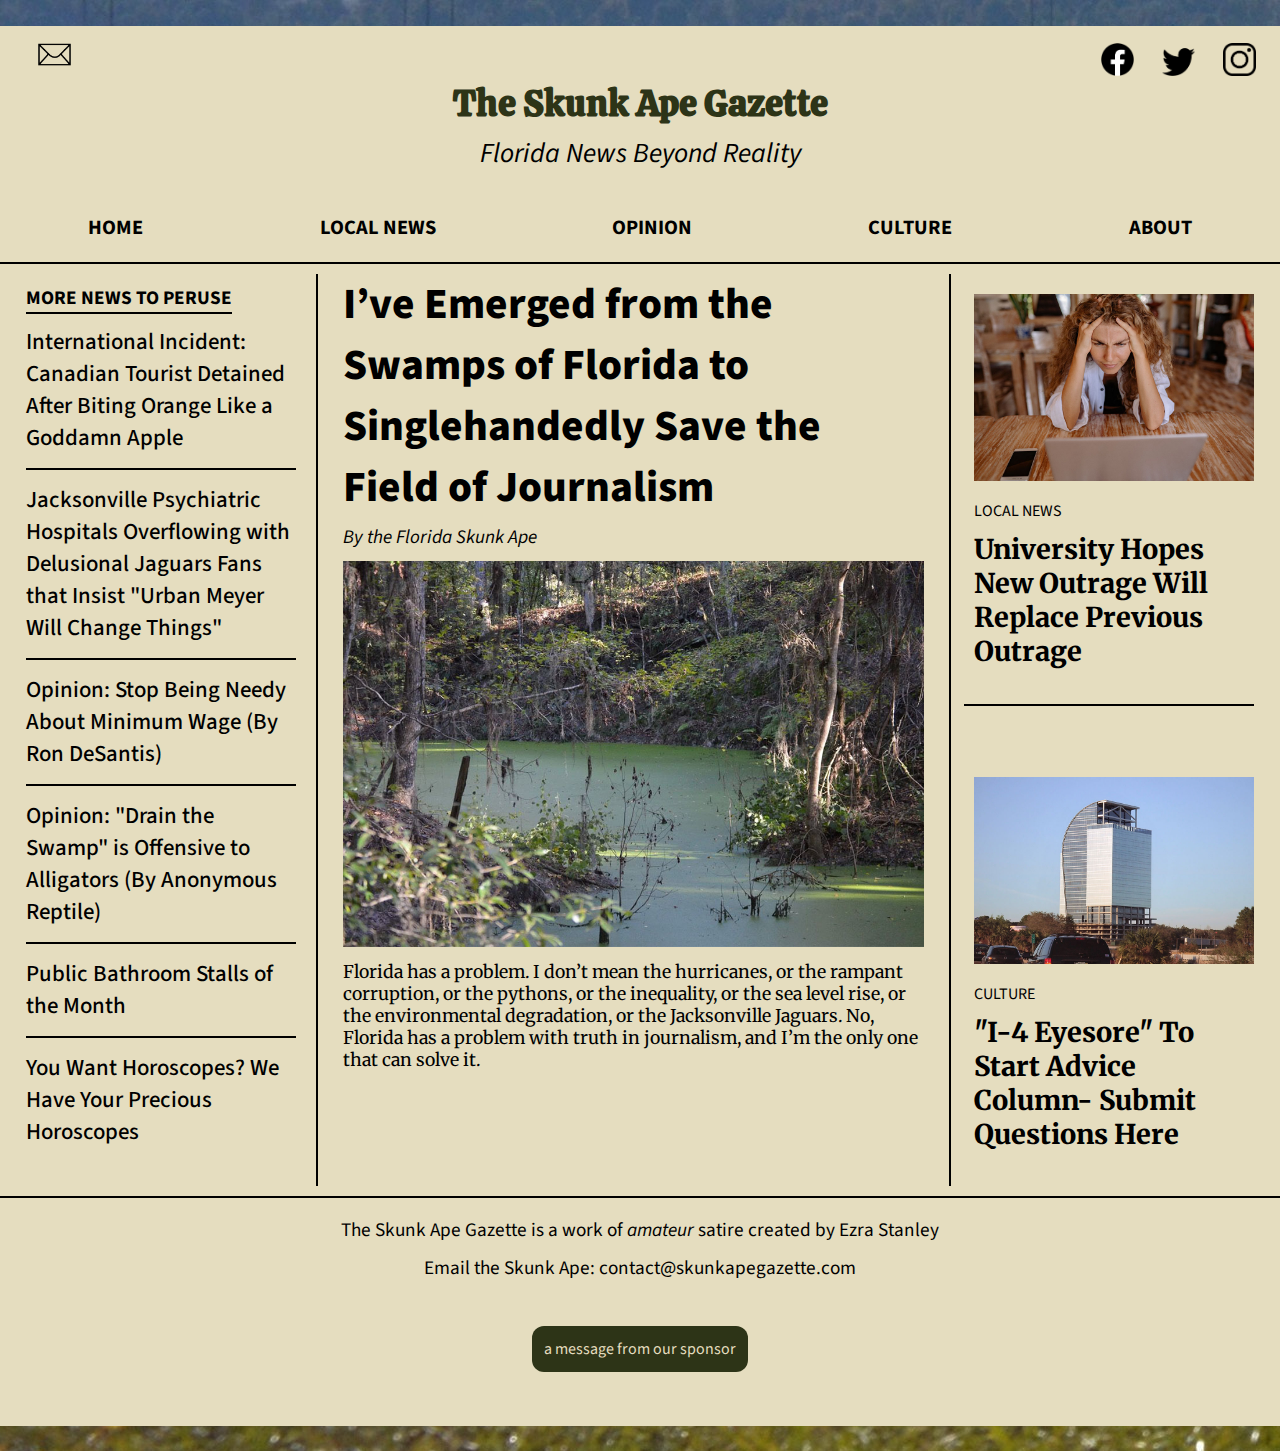
<file: index.html>
<!DOCTYPE html>
<html lang="en">

	<head>

		<meta charset="utf-8">

		<title>The Skunk Ape Gazette | Home</title>

		<link rel="stylesheet" href="style.css" />

		<meta name="viewport" content="width=device-width, initial-scale=1">

		<link rel="preconnect" href="https://fonts.gstatic.com">
		<link href="https://fonts.googleapis.com/css2?family=Calistoga&family=Merriweather:ital,wght@0,300;0,400;0,700;0,900;1,300;1,400;1,700;1,900&family=Source+Sans+Pro:ital,wght@0,200;0,300;0,400;0,600;0,700;0,900;1,200;1,300;1,400;1,600;1,700;1,900&display=swap" rel="stylesheet">

		<!--[if lt IE 9]>
			<script src="js/html5shiv-printshiv.min.js"></script>
		<![endif]-->

		<script src="https://ajax.googleapis.com/ajax/libs/jquery/3.5.1/jquery.min.js"></script>
	</head>

	<body>
		<div class="vertical_align">
		<main class="flexbox">
			<header>

				<button class="hamburger">&#9776;</button>
				<button class="cross">&#735;</button>

				<a href="#"><img class="envelop" src="images/envelope-09.png" alt="Envelope that can be clicked to email us" title="contact us"></a>

				<ul class="desktop-sm">
					<li><a href="#"><img src="images/facebook_logo.png" alt="Facebook logo" title="Facebook logo"></a></li>
					<li><a href="#"><img src="images/twitter_logo.png" alt="Twitter logo" title="Twitter logo"></a></li>
					<li><a href="#"><img src="images/instagran_logo.png" alt="Instagram logo" title="Instagram logo"></a></li>
				</ul>

				<h1>The Skunk Ape Gazette</h1>

				<h2>Florida News Beyond Reality</h2>

				<nav class="menu">
					<ul>
						<li><a href="index.html">HOME</a></li>
						<li><a href="localnews.html">LOCAL NEWS</a></li>
						<li><a href="opinion.html">OPINION</a></li>
						<li><a href="culture.html">CULTURE</a></li>
						<li><a href="#">ABOUT</a></li>
					</ul>
				</nav>

				<nav>
					<ul class="desktop-menu">
						<li><a href="index.html">HOME</a></li>
						<li><a href="localnews.html">LOCAL NEWS</a></li>
						<li><a href="opinion.html">OPINION</a></li>
						<li><a href="culture.html">CULTURE</a></li>
						<li><a href="#">ABOUT</a></li>
					</ul>
				</nav>

				<hr>
			</header>

				<article class="home_main_story">

					<h3><a href="#">I’ve Emerged from the Swamps of Florida to Singlehandedly Save the Field of Journalism</a></h3>

					<p class="article_author">By the Florida Skunk Ape</p>

					<a href="#"><img src="images/swamp.jpg" alt="a Florida swamp" title="a Florida swamp"></a>

					<p class="article_description">Florida has a problem. I don’t mean the hurricanes, or the rampant corruption, or the pythons, or the inequality, or the sea level rise, or the environmental degradation, or the Jacksonville Jaguars. No, Florida has a problem with truth in journalism, and I’m the only one that can solve it.</p>

					<hr class="article_divider article_divider_2">

				</article>

				<h5 class="home_flex_600">MORE NEWS TO PERUSE</h5>

				<aside class="home_aside">

					<div class="article_preview">

						<figure>

							<a href="#"><img class="laptop_woman" src="images/bad_thing.jpg" alt="upset woman looking at laptop" title="upset woman looking at laptop"></a>

							<figcaption>LOCAL NEWS</figcaption>

						</figure>

						<h4><a href="#">University Hopes New Outrage Will Replace Previous Outrage</a></h4>

					</div>

					<hr class="article_divider">

					<div class="article_preview article_preview_2">

						<figure>

							<a href="#"><img class="eyesore" src="images/i-4-eyesore.jpg" alt="famously incomplete building in Orlando" title="famously incomplete building in Orlando"></a>

							<figcaption>CULTURE</figcaption>

						</figure>

						<h4><a href="#">"I-4 Eyesore" To Start Advice Column- Submit Questions Here</a></h4>

						<hr class="article_divider article_divider_2">

					</div>
				</aside>

				<section class="home_section">

					<h5>MORE NEWS TO PERUSE</h5>

					<ul>
						<li class="other_news">MORE NEWS TO PERUSE</li>
						<li><a href="#">International Incident: Canadian Tourist Detained After Biting Orange Like a Goddamn Apple</a></li>
						<li><a href="#">Jacksonville Psychiatric Hospitals Overflowing with Delusional Jaguars Fans that Insist "Urban Meyer Will Change Things"</a></li>
						<li><a href="#">Opinion: Stop Being Needy About Minimum Wage (By Ron DeSantis)</a></li>
						<li><a href="#">Opinion: "Drain the Swamp" is Offensive to Alligators (By Anonymous Reptile)</a></li>
						<li><a href="#">Public Bathroom Stalls of the Month</a></li>
						<li class="final_li"><a href="#">You Want Horoscopes? We Have Your Precious Horoscopes</a></li>
					</ul>
				</section>

		<footer>

			<hr>

			<ul>
				<li><a href="#"><img src="images/facebook_logo.png" alt="Facebook logo" title="Facebook logo"></a></li>
				<li><a href="#"><img src="images/twitter_logo.png" alt="Twitter logo" title="Twitter logo"></a></li>
				<li><a href="#"><img src="images/instagran_logo.png" alt="Instagram logo" title="Instagram logo"></a></li>
			</ul>

			<p>The Skunk Ape Gazette is a work of <span class="amateur">amateur</span> satire created by Ezra Stanley</p>

			<p>Email the Skunk Ape: <a href="mailto:contact@skunkapegazette.com">contact@skunkapegazette.com</a></p>

			<div class="sponsor">

				<a href="images/florida_man.png" class="button lightbox" aria-haspopup="dialog" title="1-800-Florida-Man">a message from our sponsor</a>

			</div>

		</footer>


		</main>

	</div>

	<script src="js/hamburger.js"></script>
	<script src="js/topbox.js"></script>
	<script src="js/main.js"></script>
	</body>
</html>
</file>
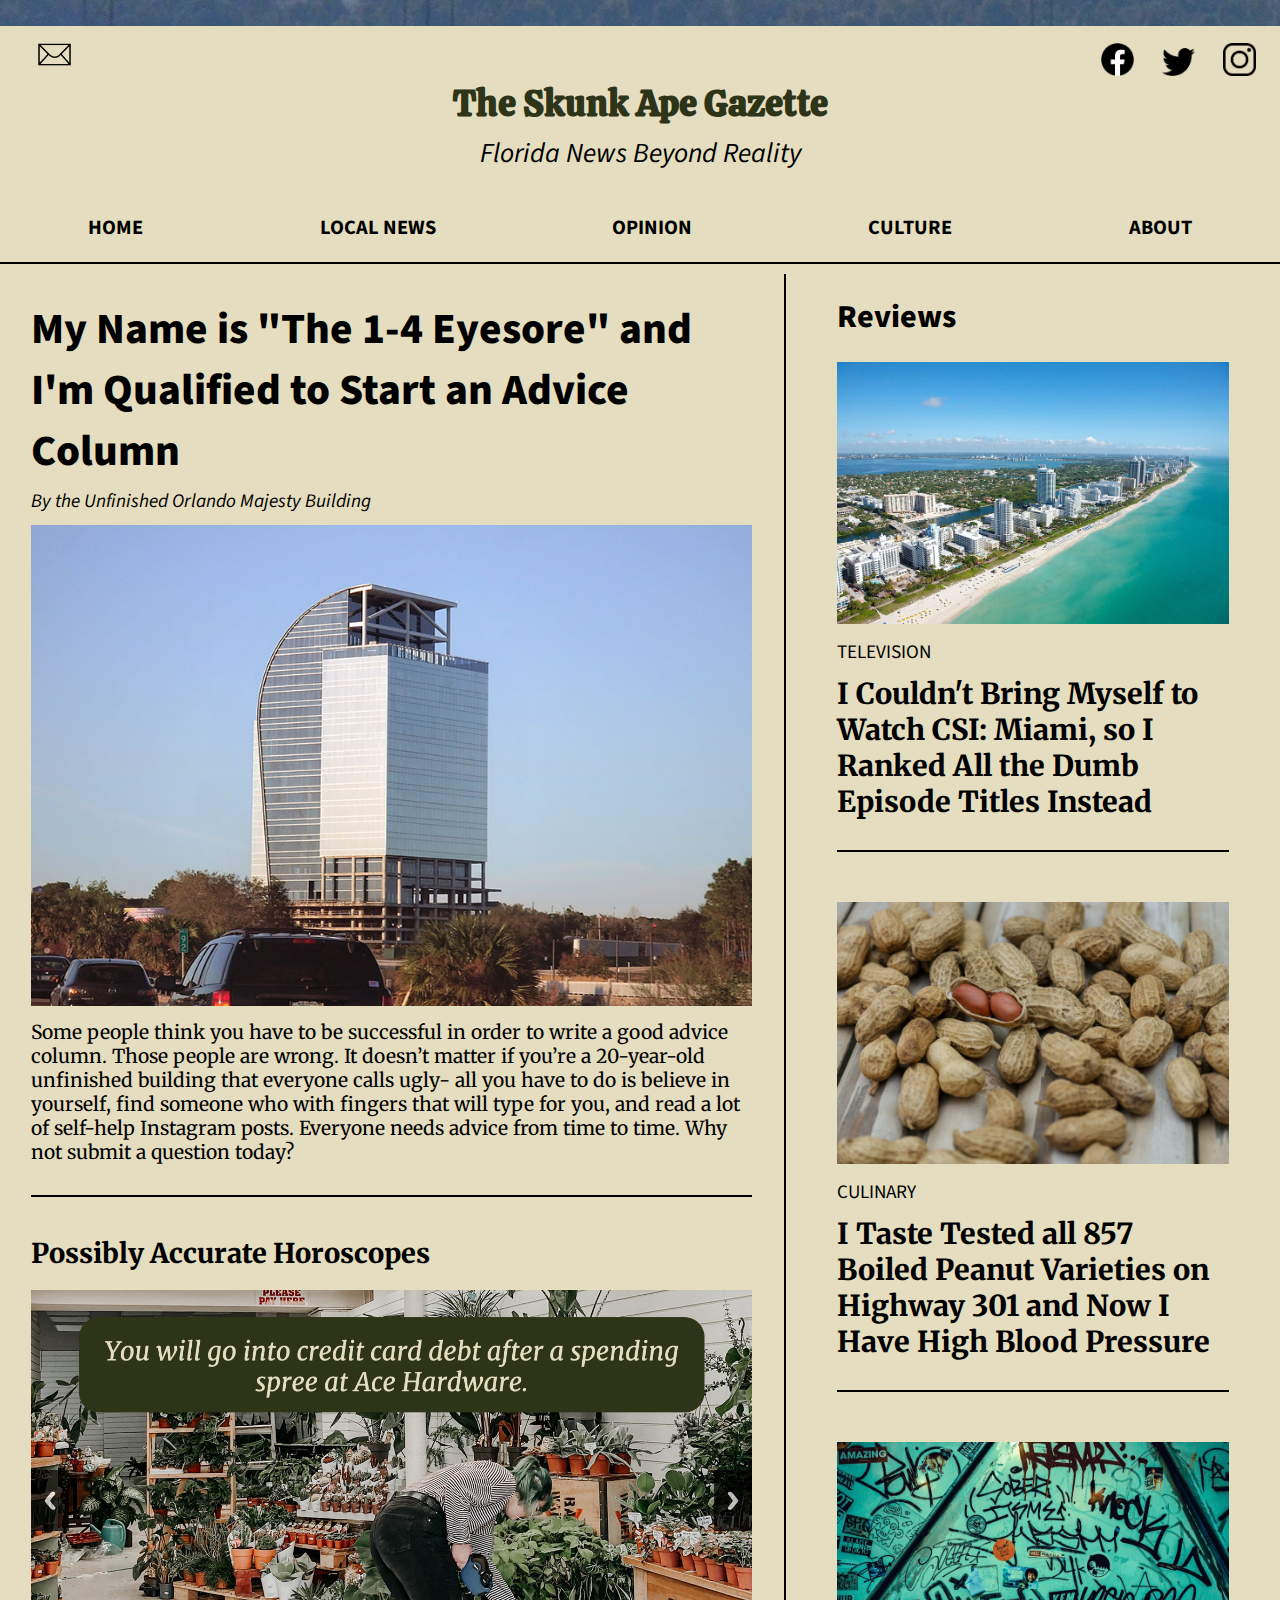
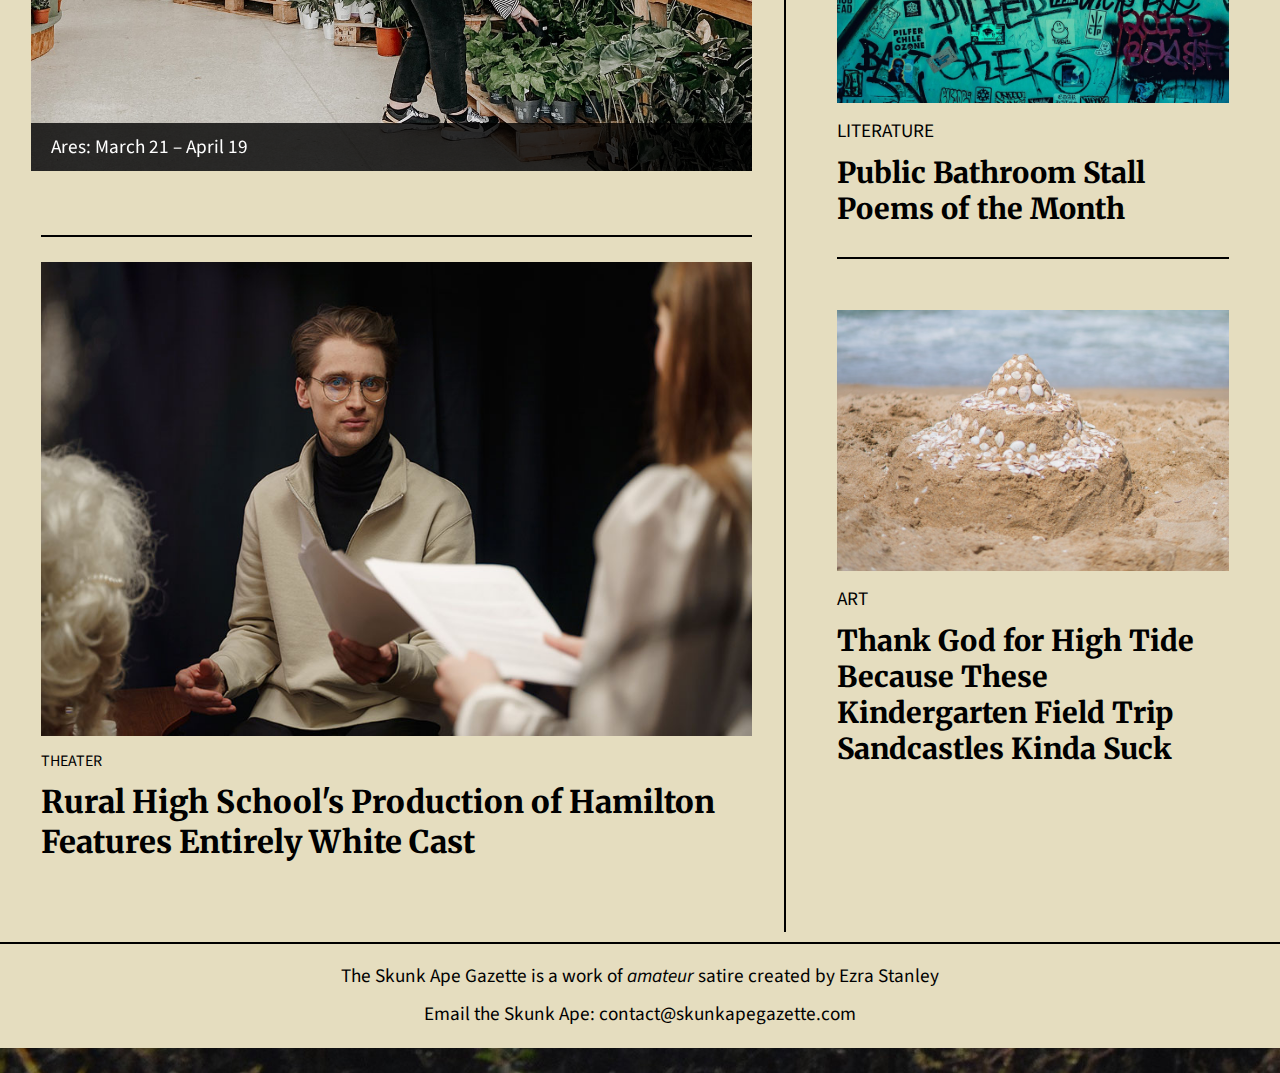
<file: culture.html>
<!DOCTYPE html>
<html lang="en">

	<head>

		<meta charset="utf-8">

		<title>The Skunk Ape Gazette | Culture</title>

		<link rel="stylesheet" href="style.css" />

		<meta name="viewport" content="width=device-width, initial-scale=1">

		<link rel="preconnect" href="https://fonts.gstatic.com">
		<link href="https://fonts.googleapis.com/css2?family=Calistoga&family=Merriweather:ital,wght@0,300;0,400;0,700;0,900;1,300;1,400;1,700;1,900&family=Source+Sans+Pro:ital,wght@0,200;0,300;0,400;0,600;0,700;0,900;1,200;1,300;1,400;1,600;1,700;1,900&display=swap" rel="stylesheet">

		<!--[if lt IE 9]>
			<script src="js/html5shiv-printshiv.min.js"></script>
		<![endif]-->

		<script src="https://ajax.googleapis.com/ajax/libs/jquery/3.5.1/jquery.min.js"></script>
	</head>

	<body>
		<div class="vertical_align">
			<main class="culture_flexbox">
			<header class="culture_header">

				<button class="hamburger">&#9776;</button>
				<button class="cross">&#735;</button>

				<a href="#"><img class="envelop" src="images/envelope-09.png" alt="Envelope that can be clicked to email us" title="contact us"></a>

				<ul class="desktop-sm">
					<li><a href="#"><img src="images/facebook_logo.png" alt="Facebook logo" title="Facebook logo"></a></li>
					<li><a href="#"><img src="images/twitter_logo.png" alt="Twitter logo" title="Twitter logo"></a></li>
					<li><a href="#"><img src="images/instagran_logo.png" alt="Instagram logo" title="Instagram logo"></a></li>
				</ul>

				<h1>The Skunk Ape Gazette</h1>

				<h2>Florida News Beyond Reality</h2>

				<nav class="menu">
					<ul>
						<li><a href="index.html">HOME</a></li>
						<li><a href="localnews.html">LOCAL NEWS</a></li>
						<li><a href="opinion.html">OPINION</a></li>
						<li><a href="culture.html">CULTURE</a></li>
						<li><a href="#">ABOUT</a></li>
					</ul>
				</nav>

				<nav>
					<ul class="desktop-menu">
						<li><a href="index.html">HOME</a></li>
						<li><a href="localnews.html">LOCAL NEWS</a></li>
						<li><a href="opinion.html">OPINION</a></li>
						<li><a href="culture.html">CULTURE</a></li>
						<li><a href="#">ABOUT</a></li>
					</ul>
				</nav>

				<hr>
			</header>

			<div class="culture_container">

				<article class="culture_main_story">

					<h3><a href="#">My Name is "The 1-4 Eyesore" and I'm Qualified to Start an Advice Column</a></h3>

					<p class="article_author">By the Unfinished Orlando Majesty Building</p>

					<a href="#"><img src="images/i-4-eyesore.jpg" alt="an unfinished skyscraper on Interstate 4 in Orlando" title="ugly building"></a>

					<p class="article_description">Some people think you have to be successful in order to write a good advice column. Those people are wrong. It doesn’t matter if you’re a 20-year-old unfinished building that everyone calls ugly- all you have to do is believe in yourself, find someone who with fingers that will type for you, and read a lot of self-help Instagram posts. Everyone needs advice from time to time. Why not submit a question today?</p>

					<hr class="article_divider article_divider_2">

				</article>

				<section class="culture_section">

					<div class="callbacks_container">
						<h3>Possibly Accurate Horoscopes</h3>

			      <ul class="rslides" id="slider4">
			        <li>
			          <img src="images/hs1.png" alt="woman at a hardware store with caption You will go into credit card debt after a spending spree at Ace Hardware.">
			          <p class="caption">Ares: March 21 – April 19</p>
			        </li>
							<li>
							 <img src="images/hs2.png" alt="man holding up wish with the caption You will post a photo on Tinder of you holding up a fish. It won’t work.">
							 <p class="caption">Taurus: April 20 – May 20</p>
						 </li>
						 <li>
							<img src="images/hs3.png" alt="turtle on a log with the caption You will see a turtle on a log and wonder if she has a better life than you. She does.">
							<p class="caption">Gemini: May 21 – June 20</p>
						</li>
						<li>
							<img src="images/hs4.png" alt="cup of Dippin Dots ice cream with the caption You will go to the zoo just to buy Dippin’ Dots, “The Ice Cream of the Future.” (not sponsored)">
							<p class="caption">Cancer: June 21 – July 22</p>
						</li>
						<li>
							<img src="images/hs5.png" alt="picture of a mockingbird with the caption You will be attacked by a mockingbird, but this is a regular occurrence for you.">
							<p class="caption">Leo: July 23 – August 22</p>
						</li>
						<li>
							<img src="images/hs6.png" alt="picture of a picnic basket with the caption You will plan a picnic date, it will be too hot, the sun will hurt your eyes, and your date will leave.">
							<p class="caption">Virgo: August 23 – September 22</p>
						</li>
						<li>
							<img src="images/hs7.png" alt="pic of shrimp with caption You’ll buy some roadside “fresh shrimp,” but you’re in downtown Orlando, so... good luck.">
							<p class="caption">Libra: September 23 – October 22</p>
						</li>
						<li>
							<img src="images/hs8.png" alt="pic of polluted river with caption A politician will yell at you for saying that dumping pesticides in the river is bad.">
							<p class="caption">Scorpio: October 23 – November 21</p>
						</li>
						<li>
							<img src="images/hs9.png" alt="pic of Disney castle with caption You will wait 95 minutes to ride Space Mountain and then it will shut down for six hours.">
							<p class="caption">Sagittarius: November 22 – December 21</p>
						</li>
						<li>
							<img src="images/hs10.png" alt="pic of mimosa drink with caption You will drink a mimosa at 8 am and another one at 8:15 and another one at 8:30 and so on.">
							<p class="caption">Capricorn: December 22 – January 19</p>
						</li>
						<li>
							<img src="images/hs11.png" alt="pic of couple embracing with caption You will sleep with an attractive “businessman” but he will steal your social security number.">
							<p class="caption">Aquarius: January 20 – February 18</p>
						</li>
						<li>
							<img src="images/hs12.png" alt="pic of businessman giving thumbs up with caption You will steal someone’s social security number.">
							<p class="caption">Pisces: February 19 – March 20</p>
						</li>
			      </ul>
			    </div>

					<div class="article_preview theater">

						<hr class="article_divider">

						<figure>

							<a href="#"><img class="theater" src="images/theater.jpg" alt="a white actor, who is playing Hamilton, looking at a script" title="the student playing Hamilton"></a>

							<figcaption>THEATER</figcaption>

						</figure>

						<h4><a href="#">Rural High School's Production of Hamilton Features Entirely White Cast</a></h4>

						<hr class="article_divider article_divider_2">

					</div>

				</section>

			</div>

			<aside class="culture_aside">

				<h3>Reviews</h3>

				<div class="review_container">

					<figure>

						<a href="#"><img class="review_image" src="images/miami.jpg" alt="an overhead image of Miami, featuring a beach" title="yep, this is Miami"></a>

						<figcaption>TELEVISION</figcaption>

					</figure>

					<h4><a href="#">I Couldn't Bring Myself to Watch CSI: Miami, so I Ranked All the Dumb Episode Titles Instead</a></h4>

					<hr class="article_divider article_divider_2">

				</div>

				<div class="review_container">

					<figure>

						<a href="#"><img class="review_image" src="images/peanuts.jpg" alt="several peanuts on a table" title="delicious salty peanuts"></a>

						<figcaption>CULINARY</figcaption>

					</figure>

					<h4><a href="#">I Taste Tested all 857 Boiled Peanut Varieties on Highway 301 and Now I Have High Blood Pressure</a></h4>

					<hr class="article_divider article_divider_2">

				</div>

				<div class="review_container">

					<figure>

						<a href="#"><img class="review_image" src="images/bathroom_stall.jpg" alt="graffiti on a bathroom stall door" title="this is art"></a>

						<figcaption>LITERATURE</figcaption>

					</figure>

					<h4><a href="#">Public Bathroom Stall Poems of the Month</a></h4>

					<hr class="article_divider article_divider_2">

				</div>

				<div class="review_container">

					<figure>

						<a href="#"><img class="review_image" src="images/sandcastle.jpg" alt="small sandcastle decorated with white shells" title="this is not art"></a>

						<figcaption>ART</figcaption>

					</figure>

					<h4><a href="#">Thank God for High Tide Because These Kindergarten Field Trip Sandcastles Kinda Suck</a></h4>

					<hr class="article_divider article_divider_2 review_bottom_hr">

				</div>

			</aside>

			<footer class="culture_footer">

				<hr>

				<ul>
					<li><a href="#"><img src="images/facebook_logo.png" alt="Facebook logo" title="Facebook logo"></a></li>
					<li><a href="#"><img src="images/twitter_logo.png" alt="Twitter logo" title="Twitter logo"></a></li>
					<li><a href="#"><img src="images/instagran_logo.png" alt="Instagram logo" title="Instagram logo"></a></li>
				</ul>


				<p>The Skunk Ape Gazette is a work of <span class="amateur">amateur</span> satire created by Ezra Stanley</p>

				<p>Email the Skunk Ape: <a href="mailto:contact@skunkapegazette.com">contact@skunkapegazette.com</a></p>

			</footer>

		</main>
		</div>

	<script src="js/hamburger.js"></script>
	<script src="js/responsiveslides.min.js"></script>
	<script src="js/main.js"></script>
	</body>
</html>
</file>
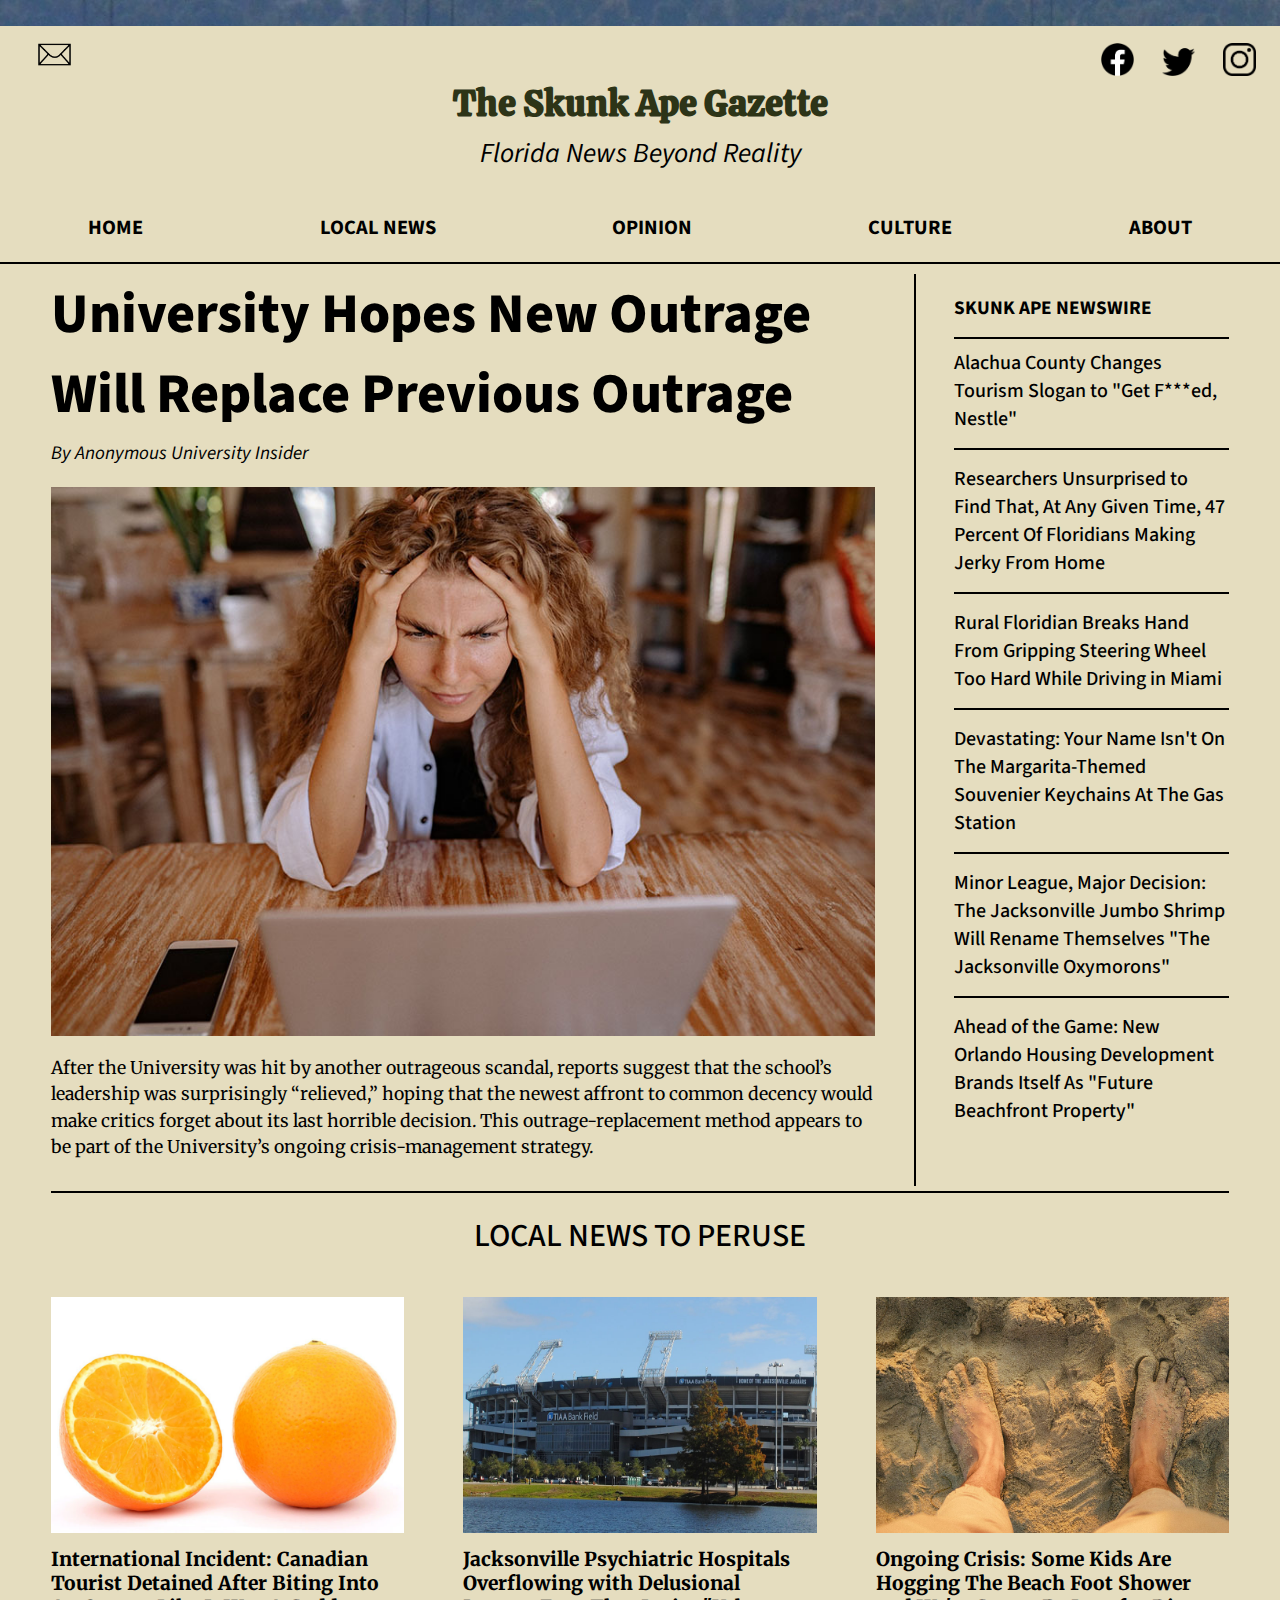
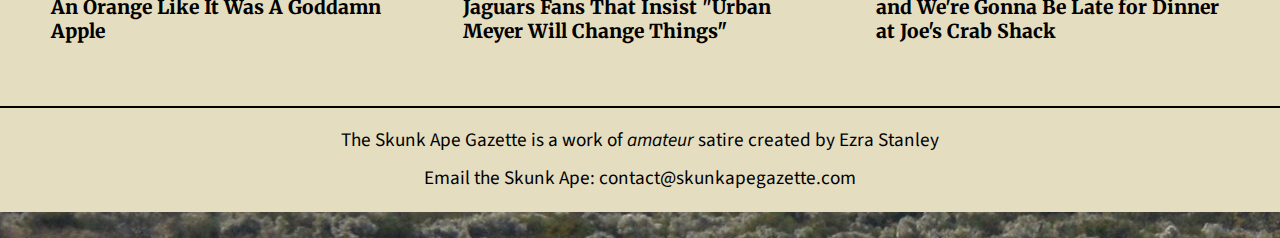
<file: localnews.html>
<!DOCTYPE html>
<html lang="en">

	<head>

		<meta charset="utf-8">

		<title>The Skunk Ape Gazette | Local News</title>

		<link rel="stylesheet" href="style.css" />

		<meta name="viewport" content="width=device-width, initial-scale=1">

		<link rel="preconnect" href="https://fonts.gstatic.com">
		<link href="https://fonts.googleapis.com/css2?family=Calistoga&family=Merriweather:ital,wght@0,300;0,400;0,700;0,900;1,300;1,400;1,700;1,900&family=Source+Sans+Pro:ital,wght@0,200;0,300;0,400;0,600;0,700;0,900;1,200;1,300;1,400;1,600;1,700;1,900&display=swap" rel="stylesheet">

		<!--[if lt IE 9]>
			<script src="js/html5shiv-printshiv.min.js"></script>
		<![endif]-->

		<script src="https://ajax.googleapis.com/ajax/libs/jquery/3.5.1/jquery.min.js"></script>
	</head>

	<body>
		<div class="vertical_align">
		<main class="local_flexbox">
			<header class="local_header">

				<button class="hamburger">&#9776;</button>
				<button class="cross">&#735;</button>

				<a href="#"><img class="envelop" src="images/envelope-09.png" alt="Envelope that can be clicked to email us" title="contact us"></a>

				<ul class="desktop-sm">
					<li><a href="#"><img src="images/facebook_logo.png" alt="Facebook logo" title="Facebook logo"></a></li>
					<li><a href="#"><img src="images/twitter_logo.png" alt="Twitter logo" title="Twitter logo"></a></li>
					<li><a href="#"><img src="images/instagran_logo.png" alt="Instagram logo" title="Instagram logo"></a></li>
				</ul>

				<h1>The Skunk Ape Gazette</h1>

				<h2>Florida News Beyond Reality</h2>

				<nav class="menu">
					<ul>
						<li><a href="index.html">HOME</a></li>
						<li><a href="localnews.html">LOCAL NEWS</a></li>
						<li><a href="opinion.html">OPINION</a></li>
						<li><a href="culture.html">CULTURE</a></li>
						<li><a href="#">ABOUT</a></li>
					</ul>
				</nav>

				<nav>
					<ul class="desktop-menu">
						<li><a href="index.html">HOME</a></li>
						<li><a href="localnews.html">LOCAL NEWS</a></li>
						<li><a href="opinion.html">OPINION</a></li>
						<li><a href="culture.html">CULTURE</a></li>
						<li><a href="#">ABOUT</a></li>
					</ul>
				</nav>

				<hr>
			</header>

			<article class="local_main_story">

				<h3><a class="local_headline" href="#">University Hopes New Outrage Will Replace Previous Outrage</a></h3>

				<p class="article_author local_article_author">By Anonymous University Insider</p>

				<a href="#"><img class="local_main_image" src="images/bad_thing.jpg" alt="upset woman looking at laptop" title="upset woman looking at laptop"></a>

				<p class="article_description local_article_description">After the University was hit by another outrageous scandal, reports suggest that the school’s leadership was surprisingly “relieved,” hoping that the newest affront to common decency would make critics forget about its last horrible decision. This outrage-replacement method appears to be part of the University’s ongoing crisis-management strategy. </p>

				<hr class="article_divider article_divider750">

			</article>

			<aside class="local_aside">

				<h5 class="more_news">LOCAL NEWS TO PERUSE</h5>

				<div class="local_aside_container">

					<div class="local_article_preview">

						<figure>

							<a href="#"><img src="images/orange.jpg" alt="an orange fruit" title="an orange fruit"></a>

						</figure>

						<h4><a href="#">International Incident: Canadian Tourist Detained After Biting Into An Orange Like It Was A Goddamn Apple</a></h4>

						<hr class="article_divider article_divider750">

					</div>

					<div class="local_article_preview">

						<figure>

							<a href="#"><img src="images/stadium.jpg" alt="football stadium of the Jacksonville Jaguars" title="football stadium of the Jacksonville Jaguars"></a>

						</figure>

						<h4><a href="#">Jacksonville Psychiatric Hospitals Overflowing with Delusional Jaguars Fans That Insist "Urban Meyer Will Change Things"</a></h4>

						<hr class="article_divider article_divider750">

					</div>

					<div class="local_article_preview">

						<figure>

							<a href="#"><img src="images/sandy_feet.jpg" alt="sandy feet at the beach" title="sandy feet at the beach"></a>

						</figure>

						<h4><a href="#">Ongoing Crisis: Some Kids Are Hogging The Beach Foot Shower and We're Gonna Be Late for Dinner at Joe's Crab Shack</a></h4>

						<hr class="article_divider article_divider_3 article_divider750">

					</div>
			</div>

			</aside>


			<section class="local_section">

				<h5 class="sa_newswire">SKUNK APE NEWSWIRE</h5>

				<ul>
					<li class="local_top_li">Alachua County Changes Tourism Slogan to "Get F***ed, Nestle"</li>
					<li>Researchers Unsurprised to Find That, At Any Given Time, 47 Percent Of Floridians Making Jerky From Home</li>
					<li>Rural Floridian Breaks Hand From Gripping Steering Wheel Too Hard While Driving in Miami</li>
					<li>Devastating: Your Name Isn't On The Margarita-Themed Souvenier Keychains At The Gas Station</li>
					<li>Minor League, Major Decision: The Jacksonville Jumbo Shrimp Will Rename Themselves "The Jacksonville Oxymorons"</li>
					<li class="final_li">Ahead of the Game: New Orlando Housing Development Brands Itself As "Future Beachfront Property"</li>
				</ul>

			</section>
			<footer class="local_footer">

				<hr>

				<ul>
					<li><a href="#"><img src="images/facebook_logo.png" alt="Facebook logo" title="Facebook logo"></a></li>
					<li><a href="#"><img src="images/twitter_logo.png" alt="Twitter logo" title="Twitter logo"></a></li>
					<li><a href="#"><img src="images/instagran_logo.png" alt="Instagram logo" title="Instagram logo"></a></li>
				</ul>

				<p>The Skunk Ape Gazette is a work of <span class="amateur">amateur</span> satire created by Ezra Stanley</p>

				<p>Email the Skunk Ape: <a href="mailto:contact@skunkapegazette.com">contact@skunkapegazette.com</a></p>

			</footer>
		</main>
	</div>

	<script src="js/hamburger.js"></script>
	</body>
</html>
</file>
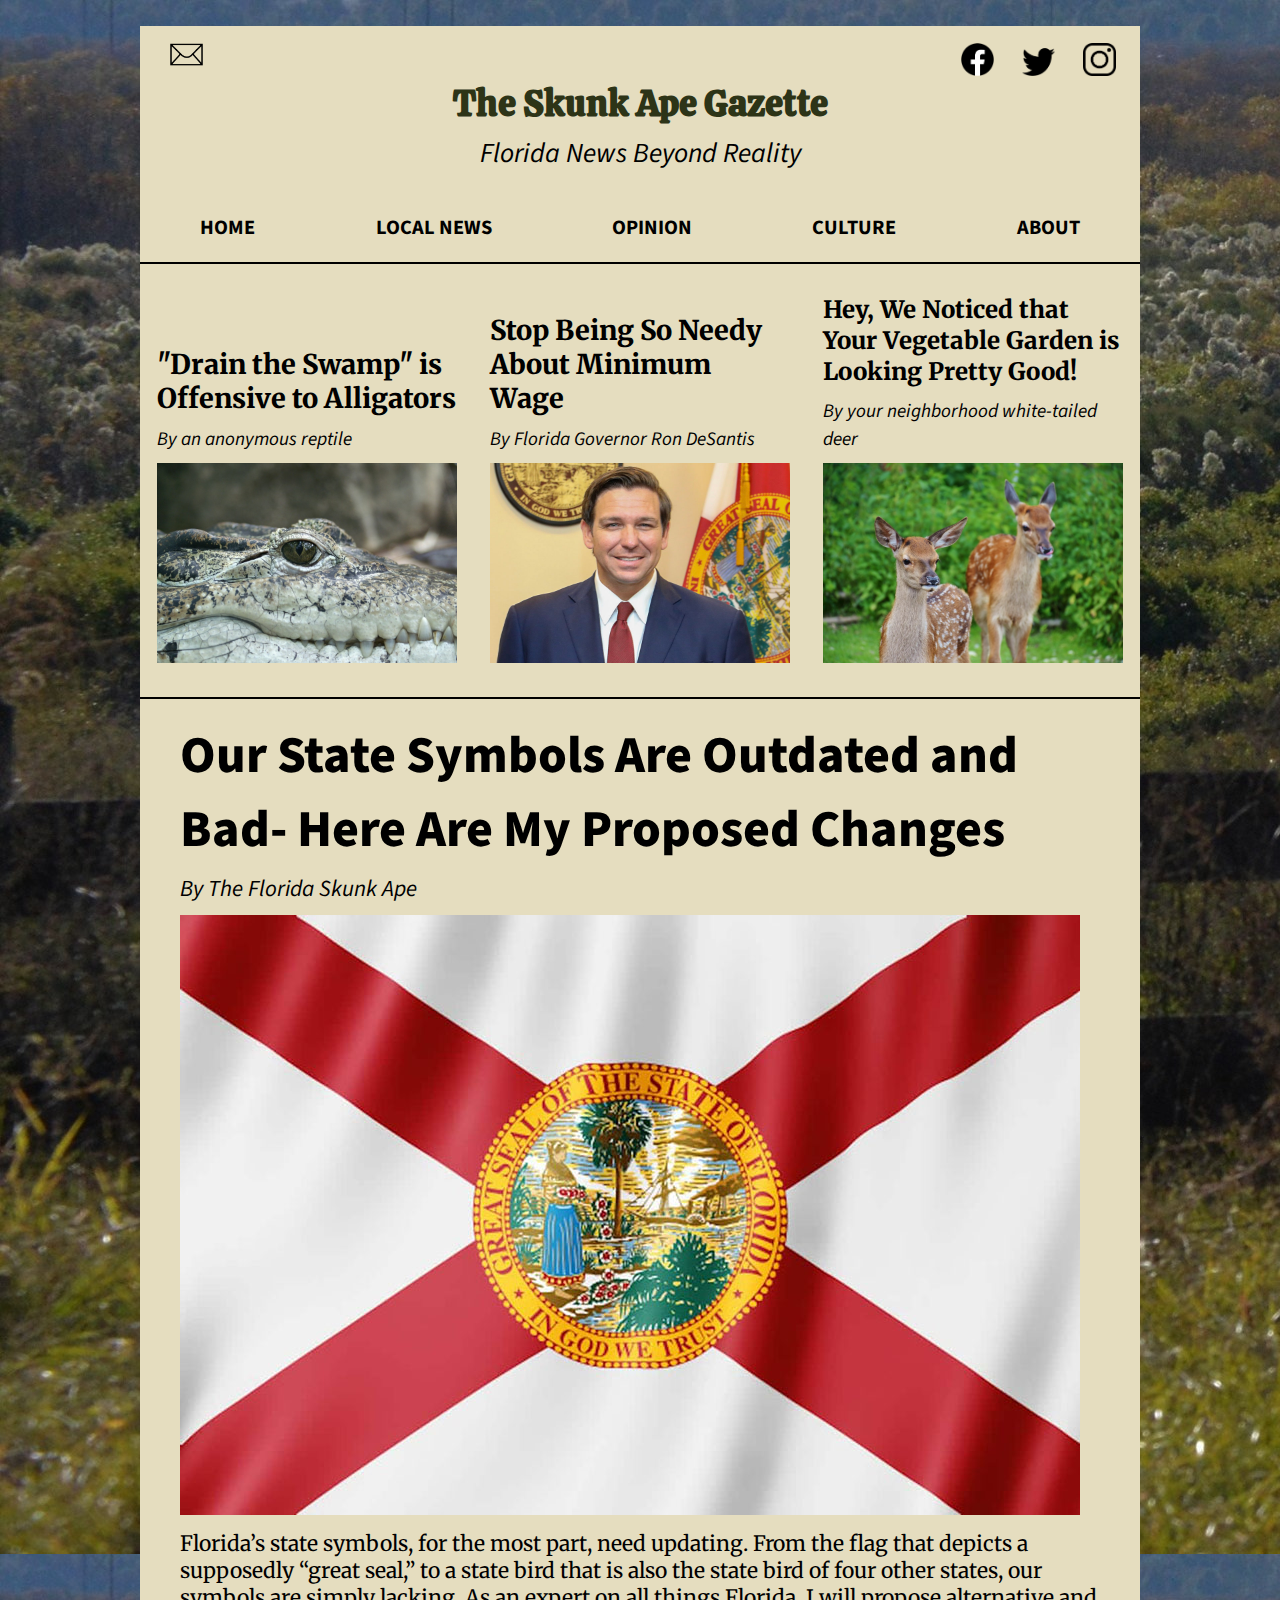
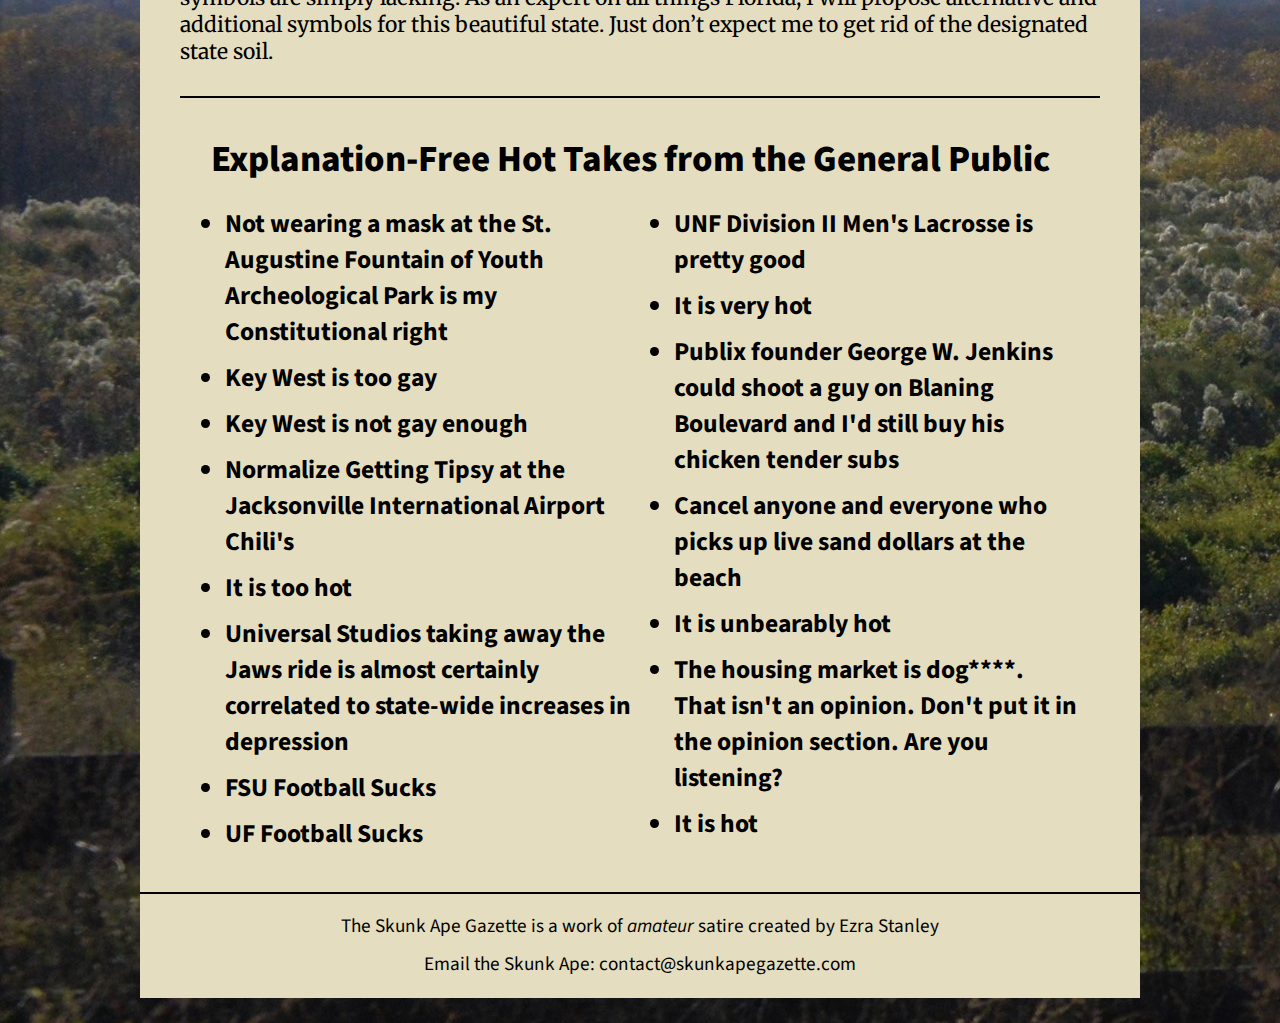
<file: opinion.html>
<!DOCTYPE html>
<html lang="en">

	<head>

		<meta charset="utf-8">

		<title>The Skunk Ape Gazette | Opinion</title>

		<link rel="stylesheet" href="style.css" />

		<meta name="viewport" content="width=device-width, initial-scale=1">

		<link rel="preconnect" href="https://fonts.gstatic.com">
		<link href="https://fonts.googleapis.com/css2?family=Calistoga&family=Merriweather:ital,wght@0,300;0,400;0,700;0,900;1,300;1,400;1,700;1,900&family=Source+Sans+Pro:ital,wght@0,200;0,300;0,400;0,600;0,700;0,900;1,200;1,300;1,400;1,600;1,700;1,900&display=swap" rel="stylesheet">

		<!--[if lt IE 9]>
			<script src="js/html5shiv-printshiv.min.js"></script>
		<![endif]-->

		<script src="https://ajax.googleapis.com/ajax/libs/jquery/3.5.1/jquery.min.js"></script>
	</head>

	<body>
		<div class="opinion_vertical_align">

			<main class="opinion_flexbox">
			<header class="opinion_header">

				<button class="hamburger">&#9776;</button>
				<button class="cross">&#735;</button>

				<a href="#"><img class="envelop" src="images/envelope-09.png" alt="Envelope that can be clicked to email us" title="contact us"></a>

				<ul class="desktop-sm">
					<li><a href="#"><img src="images/facebook_logo.png" alt="Facebook logo" title="Facebook logo"></a></li>
					<li><a href="#"><img src="images/twitter_logo.png" alt="Twitter logo" title="Twitter logo"></a></li>
					<li><a href="#"><img src="images/instagran_logo.png" alt="Instagram logo" title="Instagram logo"></a></li>
				</ul>

				<h1>The Skunk Ape Gazette</h1>

				<h2>Florida News Beyond Reality</h2>

				<nav class="menu">
					<ul>
						<li><a href="index.html">HOME</a></li>
						<li><a href="localnews.html">LOCAL NEWS</a></li>
						<li><a href="opinion.html">OPINION</a></li>
						<li><a href="culture.html">CULTURE</a></li>
						<li><a href="#">ABOUT</a></li>
					</ul>
				</nav>

				<nav>
					<ul class="desktop-menu">
						<li><a href="index.html">HOME</a></li>
						<li><a href="localnews.html">LOCAL NEWS</a></li>
						<li><a href="opinion.html">OPINION</a></li>
						<li><a href="culture.html">CULTURE</a></li>
						<li><a href="#">ABOUT</a></li>
					</ul>
				</nav>

				<hr>
			</header>

				<article class="opinion_main_story">

					<h3><a href="#">Our State Symbols Are Outdated and Bad- Here Are My Proposed Changes</a></h3>

					<p class="article_author">By The Florida Skunk Ape</p>

					<a href="#"><img src="images/flag.jpg" alt="the state flag of Florida" title="Florida's stsate flag"></a>

					<p class="article_description">Florida’s state symbols, for the most part, need updating. From the flag that depicts a supposedly “great seal,” to a state bird that is also the state bird of four other states, our symbols are simply lacking. As an expert on all things Florida, I will propose alternative and additional symbols for this beautiful state. Just don’t expect me to get rid of the designated state soil.</p>

					<hr class="article_divider article_divider_2">
				</article>

				<aside class="opinion_aside">

					<div class="opinion_container">

						<h4><a href="#">"Drain the Swamp" is Offensive to Alligators</a></h4>

						<figure>

							<figcaption class="opinion_author">By an anonymous reptile</figcaption>

							<img class="opinion_image" src="images/alligator.jpg" alt="close up side profile of an alligator's face" title="the reptile in question">

						</figure>

						<hr class="article_divider article_divider_2">

					</div>

					<div class="opinion_container">
						<h4><a href="#">Stop Being So Needy About Minimum Wage</a></h4>

						<figure>

							<figcaption class="opinion_author">By Florida Governor Ron DeSantis</figcaption>

							<img class="opinion_image" src="images/desantis.jpg" alt="image of Florida Governor Ron DeSantis" title="Ron DeSantis, great guy">

						</figure>

						<hr class="article_divider article_divider_2">

					</div>

					<div class="opinion_container deer_container">

						<h4><a href="#">Hey, We Noticed that Your Vegetable Garden is Looking Pretty Good!</a></h4>

						<figure>

							<figcaption class="opinion_author">By your neighborhood white-tailed deer</figcaption>

							<img class="opinion_image" src="images/deer.jpg" alt="two young white-tailed deer" title="two hungry deer">

						</figure>

						<hr class="article_divider article_divider_2 deer_hr">

					</div>

				</aside>

			<section class="opinion_section">

					<h5>Explanation-Free Hot Takes from the General Public</h5>

					<ul>
						<li>Not wearing a mask at the St. Augustine Fountain of Youth Archeological Park is my Constitutional right</li>
						<li>Key West is too gay</li>
						<li>Key West is not gay enough</li>
						<li>Normalize Getting Tipsy at the Jacksonville International Airport Chili's</li>
						<li>It is too hot</li>
						<li>Universal Studios taking away the Jaws ride is almost certainly correlated to state-wide increases in depression</li>
						<li>FSU Football Sucks</li>
						<li>UF Football Sucks</li>
						<li>UNF Division II Men's Lacrosse is pretty good</li>
						<li>It is very hot</li>
						<li>Publix founder George W. Jenkins could shoot a guy on Blaning Boulevard and I'd still buy his chicken tender subs</li>
						<li>Cancel anyone and everyone who picks up live sand dollars at the beach</li>
						<li>It is unbearably hot</li>
						<li>The housing market is dog****. That isn't an opinion. Don't put it in the opinion section. Are you listening?</li>
						<li>It is hot</li>
					</ul>

					<hr class="article_divider article_divider_2 opinion_article_divider">

				</section>

			<footer class="opinion_footer">

				<hr>

				<ul>
					<li><a href="#"><img src="images/facebook_logo.png" alt="Facebook logo" title="Facebook logo"></a></li>
					<li><a href="#"><img src="images/twitter_logo.png" alt="Twitter logo" title="Twitter logo"></a></li>
					<li><a href="#"><img src="images/instagran_logo.png" alt="Instagram logo" title="Instagram logo"></a></li>
				</ul>

				<p>The Skunk Ape Gazette is a work of <span class="amateur">amateur</span> satire created by Ezra Stanley</p>

				<p>Email the Skunk Ape: <a href="mailto:contact@skunkapegazette.com">contact@skunkapegazette.com</a></p>

			</footer>
			</main>
		</div>

	<script src="js/hamburger.js"></script>
	</body>
</html>
</file>
<file: style.css>
/*********************UNIVERSAL STYLES***********************/
* {
	margin: 0;
	padding: 0;
	border: 0;
}

article, aside, details, figcaption, figure, footer, header, main, nav, section, summary {
    display:block;
}

main {
	background-color: #e5ddbf;
}

/* font-family: 'Calistoga', cursive;
font-family: 'Merriweather', serif;
font-family: 'Source Sans Pro', sans-serif;
background color: #e5ddbf
dark green: #2d3417  */

/*********************HEADER***********************/
header {
	width: 100%;
}
header img {
	max-width: 8%;
	margin: 17px 2% 0 3%;
}

h1 {
	color: #2d3417;
	font-family: 'Calistoga', cursive;
	font-size: 6vw;
	display: flex;
  justify-content: center;
}

.desktop-sm {
	display: none;
}

h2 {
	text-align: center;
	font-family: 'Source Sans Pro', sans-serif;
	font-style: italic;
	font-weight: 400;
	font-size: 4.5vw;
	margin-top: 7px;
}

header hr {
	margin: 20px 0 10px;
	height: 2px;
	clear: both;
	background-color: black;
}

/*********************MOBILE NAV***********************/
.hamburger{
  background:none;
  position:absolute;
  top:0;
  right:0;
  line-height:45px;
  padding: 5px 15px 0px 15px;
  color:#999;
  border:0;
  font-size:1.4em;
  font-weight:bold;
  cursor:pointer;
  outline:none;
  z-index:10000000000000;
}
.cross{
  background:none;
  position:absolute;
  top:0px;
  right:0;
  padding:7px 15px 0px 15px;
  color:#999;
  border:0;
  font-size:3em;
  line-height:65px;
  font-weight:bold;
  cursor:pointer;
  outline:none;
  z-index:10000000000000;
}
.menu{z-index:1000000; font-weight:bold; font-size:0.8em; width:100%; background:#f1f1f1;  position:absolute; text-align:center; font-size:12px;}
.menu ul {margin: 0; padding: 0; list-style-type: none; list-style-image: none;}
.menu li {display: block;   padding:15px 0 15px 0; border-bottom:#dddddd 1px solid;}
.menu li:hover{display: block;    background:#ffffff; padding:15px 0 15px 0; border-bottom:#dddddd 1px solid;}
.menu ul li a { text-decoration:none;  margin: 0px; color:#666; font-family: 'Source Sans Pro', sans-serif;}
.menu ul li a:hover {  color: #666; text-decoration:none;}
.menu a{text-decoration:none; color:#666;}
.menu a:hover{text-decoration:none; color:#666;}

.glyphicon-home{
  color:white;
  font-size:1.5em;
  margin-top:5px;
  margin:0 auto;
}
header{display:inline-block; font-size:12px;}
span{padding-left:20px;}
a{color:#336699;}


.desktop-menu {
	display: none;
}

.desktop_sm {
	display: none;
}
/*********************END MOBILE NAV***********************/

/*********************INDEX STYLES- many carry over to other pages***********************/
article img, aside img {
	max-width: 100%;
	margin-bottom: 10px;
}

.home_main_story {
	margin: 0 4% 25px;
}

h3 a {
	text-decoration: none;
	color: black;
}

h3 {
	font-family: 'Source Sans Pro', sans-serif;
	margin-bottom: 5px;
  font-weight: 800;
	font-size: 1.6em;
}

.article_author {
	font-family: 'Source Sans Pro', sans-serif;
	font-style: italic;
	margin-bottom: 10px;
	font-size: 1em;
}

.article_description {
	font-family: 'Merriweather', serif;
	margin-bottom: 31px;
  font-size: 1em;
}

.article_divider {
	height: 2px;
	background-color: black;
	margin-bottom: 35px;
}

.home_flex_600 {
	display: none;
}

.home_aside {
	margin: 0 4% 0 4%;
}

figcaption {
	font-family: 'Source Sans Pro', sans-serif;
	margin-bottom: 10px;
}

h4 a {
	color: black;
	font-family: 'Merriweather', serif;
	font-size: 1.4em;
	font-weight: 800;
	text-decoration: none;
}

h4 {
	margin-bottom: 28px;
}

.home_section {
	margin: 0 4% 0 4%;
}

h5 {
	font-family: 'Source Sans Pro', sans-serif;
	margin: -10px 0 10px 0;
	font-size: 1.1em;
  font-weight: 400;
}

.other_news {
	display: none;
}
.home_section ul {
	list-style-type: none;
}

.home_section ul li {
	padding: 5% 0;
	border-bottom: 2px solid black;
}

.home_section ul li a {
	text-decoration: none;
	color: black;
	font-family: 'Merriweather', serif;
	font-weight: 800;
}
/*********************END INDEX STYLES***********************/

/*********************LOCAL NEWS STYLES***********************/
.local_main_story, .local_aside, .local_section {
	margin: 0 4% 25px;
}

.local_section ul {
	list-style-type: none;
}

.local_section ul li {
	padding: 5% 0;
	border-bottom: 2px solid black;
	font-family: 'Merriweather', serif;
	font-weight: 800;
}

.more_news {
	margin: -10px 0 20px 0;
}
/*********************END LOCAL NEWS STYLES***********************/

/*********************OPINION STYLES***********************/

.opinion_main_story, .opinion_aside, .opinion_section {
	margin: 0 4% 25px;
}

.opinion_author {
	font-family: 'Source Sans Pro', sans-serif;
	font-style: italic;
	margin-bottom: 10px;
	font-size: 1em;
}

.opinion_container h4 {
  margin-bottom: 10px;
}

.opinion_container hr {
	margin-bottom: 25px;
}

.opinion_section h5 {
	font-family: 'Source Sans Pro', sans-serif;
	margin-bottom: 20px;
	font-weight: 800;
	font-size: 1.6em;
}

.opinion_section ul {
  margin-left: 5%;
}

.opinion_section ul li {
	font-family: 'Source Sans Pro', sans-serif;
	font-weight: 700;
	margin-bottom: 10px;
	font-size: 1.2em;
}

.opinion_article_divider {
	margin: 35px 0;
}
/*********************END OPINION STYLES***********************/

/*********************CULTURE STYLES***********************/

section img, .review_image {
	max-width: 100%;
}

.culture_aside, .culture_section, .culture_main_story {
	margin: 0 4% 25px;
}

.culture_section figcaption, .culture_aside figcaption {
	margin-top: 10px;
}

.review_image {
	margin-bottom: 0;
}

.culture_aside h3{
	margin-bottom: 15px;
}

.callbacks_container h3 {
	font-family: 'Merriweather', serif;
}
/*********************HOROSCOPE SLIDER STYLES***********************/
.callbacks_container h3{
	font-size: 1.3em;
	margin-bottom: 20px;
}

.rslides {
  position: relative;
  list-style: none;
  overflow: hidden;
  width: 100%;
  padding: 0;
  margin: 0;
  }

.rslides_tabs {
	list-style: none;
	padding: 0;
	background: rgba(0,0,0,.25);
 	box-shadow: 0 0 1px rgba(255,255,255,.3), inset 0 0 5px rgba(0,0,0,1.0);
	-moz-box-shadow: 0 0 1px rgba(255,255,255,.3), inset 0 0 5px rgba(0,0,0,1.0);
	-webkit-box-shadow: 0 0 1px rgba(255,255,255,.3), inset 0 0 5px rgba(0,0,0,1.0);
	font-size: 18px;
	list-style: none;
	margin: 0 auto 50px;
	max-width: 540px;
	padding: 10px 0;
	text-align: center;
	width: 100%;
	}

	.rslides_tabs li {
  display: inline;
  float: none;
  margin-right: 1px;
  }

.rslides_tabs a {
  width: auto;
  line-height: 20px;
  padding: 9px 20px;
  height: auto;
  background: transparent;
  display: inline;
  }

	a {
	  color: #fff;
	  text-decoration: none;
	  }


.rslides_tabs li:first-child {
  margin-left: 0;
  }

.rslides_tabs .rslides_here a {
  background: rgba(255,255,255,.1);
  color: #fff;
  font-weight: bold;
  }

.rslides li {
  -webkit-backface-visibility: hidden;
  position: absolute;
  display: none;
  width: 100%;
  left: 0;
  top: 0;
  }

.rslides li:first-child {
  position: relative;
  display: block;
  float: left;
  }

.rslides img {
  display: block;
  height: auto;
  float: left;
  width: 100%;
  border: 0;
  }

	.events {
  list-style: none;
  }

.callbacks_container {
  margin-bottom: 50px;
  position: relative;
  width: 100%;
  }

.callbacks {
  position: relative;
  list-style: none;
  overflow: hidden;
  width: 100%;
  padding: 0;
  margin: 0;
  }

.callbacks li {
  position: absolute;
  width: 100%;
  left: 0;
  top: 0;
  }

.callbacks img {
  display: block;
  position: relative;
  z-index: 1;
  height: auto;
  width: 100%;
  border: 0;
  }

.callbacks .caption {
  display: block;
  position: absolute;
  z-index: 2;
	font-family: 'Source Sans Pro', sans-serif;
  font-size: 1.2em;
  text-shadow: none;
  color: #fff;
  background: #000;
  background: rgba(0,0,0, .8);
  left: 0;
  right: 0;
  bottom: 0;
  padding: 10px 20px;
  margin: 0;
  max-width: none;
  }

.callbacks_nav {
  position: absolute;
  -webkit-tap-highlight-color: rgba(0,0,0,0);
  top: 52%;
  left: 0;
  opacity: 0.7;
  z-index: 3;
  text-indent: -9999px;
  overflow: hidden;
  text-decoration: none;
  height: 61px;
  width: 38px;
  background: transparent url("images/themes.gif") no-repeat left top;
  margin-top: -45px;
  }

.callbacks_nav:active {
  opacity: 1.0;
  }

.callbacks_nav.next {
  left: auto;
  background-position: right top;
  right: 0;
  }

/*********************END HOROSCOPE SLIDER STYLES***********************/

/*********************END CULTURE STYLES***********************/

/*********************FOOTER***********************/
footer {
	margin-top: 30px;
	padding-bottom: 10px;
}

footer hr {
	display: none;
}
/************************************************TOPBOX***************************/
.sponsor{
	text-align: center;
	display: block;
  margin: 30px;
}

a.button,
a.button:visited,
section.even a.button,
section.even a.button:visited,
.button-group a.button,
.button-group a.button:visited {
	background-color: #2d3417;
	color: #e5ddbf;
  padding: 12px;
  border-radius: 12px;
	font-family: 'Source Sans Pro', sans-serif;
}

.topbox_open .topbox_blur_wrapper {
  filter: blur(1px);
}

.topbox_overlay {
  position: fixed;
  top: 0;
  left: 0;
  z-index: 99995;
  width: 100%;
  height: 100%;
  overflow: hidden;
  visibility: hidden;
  opacity: 0;
  -webkit-box-sizing: border-box;
  -moz-box-sizing: border-box;
  box-sizing: border-box;
}

.topbox_overlay,
.topbox_overlay *,
.topbox_overlay *:before,
.topbox_overlay *:after {
  box-sizing: border-box;
  -webkit-box-sizing: border-box;
}

.topbox_fill {
  position: fixed;
  top: 0;
  left: 0;
  width: 100%;
  height: 100%;
}

.topbox_overlay.topbox_open {
  visibility: visible;
  opacity: 1;
}

.topbox_wrapper {
  position: absolute;
  z-index: 99996;
  top: 50%;
  left: 50%;
  width: 100%;
  height: 100%;
  -webkit-transform: translate(-50%, -50%);
  -ms-transform: translate(-50%, -50%);
  transform: translate(-50%, -50%);
  text-align: center;
  display: flex;
  flex-direction: column;
  align-items: center;
  justify-content: space-evenly;
}

.topbox_content {
  position: relative;
  z-index: 99998;
  height: 80vh;
  width: 80vw;
  display: flex;
  align-items: center;
}

.topbox_title_wrap {
  position: relative;
  z-index: 99998;
}

.topbox_nav {
  display: none;
}

.topbox_prev,
.topbox_next,
.topbox_close {
  position: absolute;
  z-index: 99999;
  background: none;
  border: none;
  cursor: pointer;
}

.topbox_prev {
  left: 0;
}

.topbox_next {
  right: 0;
}

.topbox_close {
  top: 0;
  right: 0;
}

.topbox_close_layer {
  position: absolute;
  top: 0;
  left: 0;
  width: 100%;
  height: 100%;
  z-index: 99997;
}

.topbox_image {
  display: inline-block;
  max-width: 100%;
  max-height: 100%;
  width: auto;
  height: auto;
  position: relative;
  margin: auto;
}

.topbox_content .plyr {
  min-width: 100%;
}

.topbox_inline,
.topbox_ajax {
  max-height: 100%;
  width: 100%;
  overflow: auto;
  -webkit-box-sizing: border-box;
  -moz-box-sizing: border-box;
  box-sizing: border-box;
  /* https://bugzilla.mozilla.org/show_bug.cgi?id=308801 */
}

.topbox_error {
  display: table;
  text-align: center;
  width: 100%;
  height: 100%;
  color: #fff;
}

.topbox_error p {
  display: table-cell;
  vertical-align: middle;
}

.topbox_notouch .topbox_effect_fade,
.topbox_notouch .topbox_effect_slideLeft,
.topbox_notouch .topbox_effect_slideRight,
.topbox_notouch .topbox_effect_slideUp,
.topbox_notouch .topbox_effect_slideDown {
  -webkit-transition: all 300ms ease-in-out;
  -moz-transition: all 300ms ease-in-out;
  -ms-transition: all 300ms ease-in-out;
  -o-transition: all 300ms ease-in-out;
  transition: all 300ms ease-in-out;
}

/* slideLeft / slideRight / slideUp / slideDown */
.topbox_notouch .topbox_effect_slideLeft .topbox_content,
.topbox_notouch .topbox_effect_slideRight .topbox_content,
.topbox_notouch .topbox_effect_slideUp .topbox_content,
.topbox_notouch .topbox_effect_slideDown .topbox_content {
  -webkit-transition: all 0.5s cubic-bezier(0.25, 0.5, 0.5, 0.9);
  -moz-transition: all 0.5s cubic-bezier(0.25, 0.5, 0.5, 0.9);
  -ms-transition: all 0.5s cubic-bezier(0.25, 0.5, 0.5, 0.9);
  -o-transition: all 0.5s cubic-bezier(0.25, 0.5, 0.5, 0.9);
  transition: all 0.5s cubic-bezier(0.25, 0.5, 0.5, 0.9);
}

.topbox_notouch .topbox_effect_slideLeft .topbox_content {
  -webkit-transform: translateX(-20%);
  -moz-transform: translateX(-20%);
  -ms-transform: translateX(-20%);
  transform: translateX(-20%);
}

.topbox_notouch .topbox_effect_slideRight .topbox_content {
  -webkit-transform: translateX(20%);
  -moz-transform: translateX(20%);
  -ms-transform: translateX(20%);
  transform: translateX(20%);
}

.topbox_notouch .topbox_effect_slideLeft.topbox_open .topbox_content,
.topbox_notouch .topbox_effect_slideRight.topbox_open .topbox_content {
  -webkit-transform: translateX(0);
  -moz-transform: translateX(0);
  -ms-transform: translateX(0);
  transform: translateX(0);
}

.topbox_notouch .topbox_effect_slideDown .topbox_content {
  -webkit-transform: translateY(-20%);
  -moz-transform: translateY(-20%);
  -ms-transform: translateY(-20%);
  transform: translateY(-20%);
}

.topbox_notouch .topbox_effect_slideUp .topbox_content {
  -webkit-transform: translateY(20%);
  -moz-transform: translateY(20%);
  -ms-transform: translateY(20%);
  transform: translateY(20%);
}

.topbox_notouch .topbox_effect_slideUp.topbox_open .topbox_content,
.topbox_notouch .topbox_effect_slideDown.topbox_open .topbox_content {
  -webkit-transform: translateY(0);
  -moz-transform: translateY(0);
  -ms-transform: translateY(0);
  transform: translateY(0);
}

/* Our default lightbox skin (darkroom) */
.topbox_open .topbox_blur_wrapper {
  filter: blur(1px);
}

.topbox_skin_forest .topbox_fill {
  background-image: url(images/forest.jpg);
  background-size: cover;
}

.topbox_skin_forest .topbox_error,
.topbox_skin_forest .topbox_pdf_mobile_message {
  color: #ffffff;
  font-size: 18px;
}

.topbox_skin_forest a.topbox_pdf_mobile_button,
.topbox_skin_forest a.topbox_pdf_mobile_button:visited {
  color: #ffffff;
  border: 2px solid #ffffff;
  text-decoration: none;
  transition: all 300ms ease-in;
  padding: 1rem;
  line-height: 1;
  display: block;
  margin-top: 1rem;
}

.topbox_skin_forest .topbox_nav {
  top: 50%;
  -webkit-transform: translateY(-50%);
  -ms-transform: translateY(-50%);
  transform: translateY(-50%);
}

.topbox_skin_forest .topbox_prev,
.topbox_skin_forest .topbox_next,
.topbox_skin_forest .topbox_close {
  font-family: -apple-system, BlinkMacSystemFont, "Segoe UI", Roboto, Oxygen-Sans, Ubuntu, Cantarell, "Helvetica Neue", sans-serif;
  text-decoration: none;
  font-size: 45px;
  color: #ffffff;
  background: #000000;
  transition: all 300ms ease-in;
  width: 55px;
  line-height: 55px;
  text-align: center;
}

.topbox_skin_forest .topbox_close {
  line-height: 65px;
  margin-top: -10px;
}

.topbox_skin_forest .topbox_prev:hover,
.topbox_skin_forest .topbox_next:hover,
.topbox_skin_forest .topbox_close:hover {
  color: #cdcdcd;
}

.topbox_skin_forest .topbox_prev:before {
  content: "←"
}

.topbox_skin_forest .topbox_next:before {
  content: "→"
}

.topbox_skin_forest .topbox_close:before {
  content: "×";
}

.topbox_skin_forest .topbox_title {
	font-family: 'Source Sans Pro', sans-serif;
	line-height: 1.5;
  font-size: 16px;
  font-style: normal;
  font-weight: normal;
  background: none;
  color: #2d3417;
  background: #e5ddbf;
  padding: 10px 20px;
  margin-top: 7px;
  text-align: center;
  display: inline-block;
	border-radius: 12px;
}
/************************************************END TOPBOX***************************/

footer ul {
	text-align: center;
	margin-bottom: 20px;
}

footer ul li {
	display: inline;
	margin: 0 9%;
}

footer ul li a img {
	max-width: 12%;
}

footer p {
	text-align: center;
	margin: 0 3% 10px;
	font-family: 'Source Sans Pro', sans-serif;
}

.amateur {
	padding: 0;
	font-style: italic;
}

footer p a {
	color: black;
}

/*********************END FOOTER***********************/

/*********************MEDIA QUERIES************************************************/
@media (min-width: 420px) {
	header img {
		max-width: 33px;
	}

	.home_section ul li a {
		font-size: 1.1em;
	}

	.local_section ul li {
		font-size: 1.1em;
	}

	.opinion_main_story .article_author, .opinion_container .opinion_author, .culture_main_story .article_author, .review_container figcaption {
		font-size: 1.2em;
	}

	.callbacks_container {
		margin-bottom: 35px;
	}

	.callbacks_container h3 {
    font-size: 1.7em;
	}

	.culture_main_story .article_divider {
		margin-bottom: 20px;
	}

	.culture_aside h3 {
		font-size: 2em;
	}

	.culture_section hr {
		margin-bottom: 25px;
	}
}

@media (min-width: 600px) {
	h1 {
		font-size: 3em;
	}

	h2 {
		font-size: 2.3em;
	}
	h3 {
		font-size: 2em;
	}

	.article_author {
		font-size: 1.3em;
	}

	.home_main_story {
		margin: 0 4%;
	}

	.flexbox {
		display: flex;
		flex-wrap: wrap;
	}

	.flexbox > * {
		flex: 1 100%;
	}

	.home_aside, .home_section {
		flex: 1 1;
		margin-top: 10px;
	}

	.home_flex_600 {
		display: inline-block;
		text-align: center;
		font-size: 2em;
		font-weight: 500;
		padding-bottom: 20px;
		border-bottom: 2px solid black;
		margin: 0 4%;
	}

	.home_aside{
		border-right: 2px solid black;
		padding-right: 4%;
		margin-right: 0;
	}

	h4 {
		margin-bottom: 30px;
	}

	h4 a {
		font-size: 3.7vw;
	}

	.laptop_woman {
		padding: 15px 0 5px;
	}

	.eyesore {
		padding: 30px 0 5px;
	}

	.home_section h5{
		display: none;
	}

	.home_section ul li {
		padding: 15px 0;
		border-bottom: 2px solid black;
	}

	.article_divider_2 {
		display: none;
	}

	.home_section ul li a {
		font-size: 3.2vw;
	}

	.home_section .final_li {
		border-bottom: none;
	}

	.article_divider_3 {
		display: none;
	}

	.sa_newswire {
		padding-bottom: 15px;
		margin-bottom: 10px;
		font-size: 2em;
		text-align: center;
		font-weight: 500;
		border-bottom: 2px solid black;
	}

	.local_section ul li {
		padding: 15px 0;
	}

	.local_section .final_li {
		border-bottom: none;
	}

	.more_news {
		padding-bottom: 15px;
    margin-bottom: 10px;
    font-size: 2em;
    text-align: center;
    font-weight: 500;
	}

	.opinion_main_story hr, .opinion_aside hr, .culture_main_story hr, .culture_section hr, .culture_aside hr {
		display: block;
	}

	.opinion_flexbox {
		display: flex;
		flex-wrap: wrap;
	}

	.opinion_flexbox > * {
		flex: 1 100%;
	}

	.opinion_aside, .opinion_section {
		flex: 1 1;
		margin-top: 10px;
	}

	.opinion_header {
		order: 1;
	}

	.opinion_main_story {
		order: 2;
		margin-bottom: 0;
	}

	.opinion_section {
		order: 3;
		border-right: 2px solid black;
		padding-right: 2%;
	}

	.opinion_aside {
		order: 4;
		margin-left: 0;
		margin-top: 0;
	}

	.opinion_footer {
		order: 5;
	}

	.opinion_container h4 a {
    font-size: 1.5em;
	}

	footer {
		margin-top: 5px;
	}

	footer hr {
		display: block;
		border-top: 2px solid black;
    margin-bottom: 18px;
	}

	footer ul li a img {
		max-width: 72px;
	}
}


@media (min-width: 750px) {

	.local_flexbox {
		display: flex;
		flex-wrap: wrap;
	}

	.local_flexbox > * {
		flex: 1 100%;
	}

	.local_aside_container {
		display: flex;
		justify-content: space-between;
	}

	.local_article_preview {
		flex: 1 1 1;
		flex-basis: 30%;
	}

	.local_header {
		order: 1;
	}

	.local_main_story, .local_section {
		order: 2;
		flex: 1 1;
	}

	.local_aside {
		order: 3;
		border-top: 2px solid black;
		padding-top: 30px;
		margin-bottom: 0;
	}

	.local_footer {
		order: 4;
	}

	.local_main_story {
		flex-grow: 2;
	}

	.local-section {
		flex-grow: 1;
	}

	.local_main_story {
		margin-right: 0;
	}

	.local_section {
		padding-top: 20px;
	}

	.local_main_story, .local_section {
		margin-bottom: 5px;
	}

	.local_article_description {
		font-size: 1.2em;
		margin-bottom: 25px;
	}

	.sa_newswire {
		font-size: 1em;
		text-align: left;
		font-weight: 700;
	}

	.local_section ul li {
		font-family: 'Source Sans Pro', sans-serif;
    font-weight: 500;
    font-size: 1em;
	}

	.local_section .local_top_li {
		padding-top: 0;
	}

	.article_divider750 {
		display: none;
	}

	.local_article_preview h4 a {
		font-size: 1em;
	}

	.opinion_main_story {
		font-size: 1.2em;
	}

	.opinion_section ul li {
		font-size:1.3em;
	}

	.culture_main_story .article_description {
		font-size: 1.2em;
	}
}

@media (min-width: 850px) {
	body {
		background-image: url("images/florida_brush_2.jpg");
		background-color: #2d3417;
	}

	div {
    padding: 2% 0 2% 0;
	}

	.menu, .hamburger, .cross {
		display: none;
	}

	.desktop-sm {
		display: block;
		float: right;
		list-style-type: none;
		width: 200px;
	}

	.desktop-sm li {
		display: inline;
		padding-left: 15px;
	}

	h1 {
		clear: both;
	}

	h2 {
		margin-bottom: 40px;
	}

	.desktop-menu {
		display: flex;
		flex-direction: row;
		list-style-type: none;
		justify-content: space-around;
	}

	.desktop-menu a {
		text-decoration: none;
	  display: block;
	  padding: 0 1em 0;
		color: black;
		font-family: 'Source Sans Pro', sans-serif;
		font-size: 1.7em;
		font-weight: 700;
	}
	.home_flex_600 {
		display: none;
	}

	.home_main_story {
		flex: 2 0px;
	}

	.home_section {
		order: 1;
		margin: 0 2%;
		border-right: 2px solid black;
	}

	.home_main_story {
		order: 2;
		margin: 0;
	}

	.home_aside {
		order: 3;
		margin: 0 2%;
		padding-right: 0;
		border-left: 2px solid black;
		border-right: none;
		padding-left: 1%
	}

	footer {
		order: 4;
	}

	.article_preview {
		padding-left: 10px;
	}

	h4 a {
		font-size: 1.2em;
	}

	.home_section ul {
		padding-right: 9px;
	}

	.home_section ul li {
		padding: 5% 0;
		margin-right: 4%;
	}

	.home_section ul li a {
		text-decoration: none;
		color: black;
		font-family: 'Source Sans Pro', sans-serif;
		font-weight: 500;
		font-size: 1.07em;
		padding-right: 1%;
	}

	.home_section .other_news {
		display: inline;
		font-family: 'Source Sans Pro', sans-serif;
		font-weight: 700;
		border-bottom: 2px solid black;
		padding: 0;
	}

	h3 {
		font-size: 2em;
	}

	.article_author {
		font-size: 1.2em;
	}

	.local_article_author {
    margin-bottom: 15px;
	}

	.article_description {
		font-size: 1.1em;
	}

	.local_article_preview h4 a {
    font-size: 1.2em;
	}

	.local_headline {
    font-size: 1.5em;
	}

	.local_section ul li {
    font-size: 1.1em;
	}

	.more_news {
		padding-bottom: 0;
		margin-bottom: 0;
	}

	.local_aside_container {
    margin: 15px 0 0 0;
		padding: 0;
	}

	.culture_flexbox {
		display: flex;
		flex-wrap: wrap;
	}

	.culture_flexbox > * {
	flex: 1 100%;
	}

	.culture_header {
		order: 1;
	}

	.culture_aside {
		order: 3;
   	margin-top: 20px;
	}

	.culture_footer {
		order: 4;
	}

	.culture_container, .culture_aside {
		flex: 1 1;
	}

	.culture_container {
		order: 2;
		flex-grow: 2;
		border-right: 2px solid black;
	}

	.culture_section {
		margin-bottom: 0;
	}

	.review_container h4 a {
    font-size: 1.5em;
	}

	.theater h4 {
		font-size: 1.5em;
	}

	.theater .article_divider_2{
		display: none;
	}

	.culture_aside .review_bottom_hr {
		display: none;
	}

	.opinion_section ul li {
	    font-size: 1.6em;
	}

	.opinion_container h4 a {
    font-size: 1.7em;
	}

	.opinion_aside .deer_hr {
		display: none;
	}

 	footer {
		margin-top: 10px;
	}

	footer hr {
		display: block;
		border-top: 2px solid black;
    margin-bottom: 18px;
	}
	footer ul {
		display: none;
	}
}

@media (min-width: 900px) {

	.home_section ul li a {
	    font-size: 1.15em;
	}

	.local_main_story {
		flex-grow: 3;
    padding-right: 3%;
		border-right: 2px solid black;
	}

	.local_headline {
		margin-bottom: 10px;
    font-size: 1.8em;
	}

	.local_article_author {
    margin-bottom: 20px;
	}

	.local_article_description {
		line-height: 150%;
	}

	.local_main_image {
		margin-bottom: 15px;
	}

	.local_section {
		padding-top: 30px;
    margin: 0 4% 25px 3%;
	}

	.local_section ul li {
    font-size: 1em;
	}

	.sa_newswire {
		font-size: 1.2em;
	}
}


@media (min-width: 1000px) {

	.home_section ul li a {
		font-size: 1.2em;
	}

	.local_section ul li {
	    font-size: 1.2em;
	}

	.opinion_aside {
		display: flex;
		order: 2;
		justify-content: space-around;
		margin: 0;
		align-items: flex-end;
  	border-bottom: 2px solid black;
	}

	.opinion_main_story {
		order: 3;
		margin-top: 20px;
	}

	.opinion_container {
		flex-basis: 30%;
	}

	.opinion_main_story h3 a {
    font-size: 1em;
	}

	.deer_container h4 a{
		font-size: 1.5em;
	}

	.opinion_section {
		border: none;
	}
	.opinion_container hr {
		display: none;
	}

	.opinion_section h5 {
		text-align: center;
		font-size: 2.3em;
	}

	.opinion_section ul {
		columns: 2;
	  column-gap: 5%;
	}

	.opinion_vertical_align {
		max-width: 1000px;
		margin: 0 auto;
	}
}

@media (min-width: 1100px) {
	h3 {
		font-size: 2.7em;
	}
	.article_description {
		font-size: 1.3em;
	}

	h4 a {
    font-size: 1.7em;
	}

	.home_section ul li a {
		font-size: 1.4em;
	}

	.local_headline {
		font-size: 1em;
	}

	.article_description {
    font-size: 1.1em;
	}

	.theater h4 a {
		font-size: 1.3em;
	}

	.review_container h4 a {
    font-size: 1.8em;
	}

	footer p {
		font-size: 1.2em
	}

}

@media (min-width: 1200px) {

	.home_section ul {
		margin-top: 10px;
	}

	.home_section .other_news {
		font-size: 1.2em;
	}

	.home_section ul li a {
    font-size: 1.43em;
	}
}

@media (min-width: 1250px) {
	.local_section ul li {
	    font-size: 1.25em;
	}

	.local_headline {
    font-size: 1.3em;
	}
}


@media (min-width: 1300px) {
	.home_main_story {
		flex: 3 0px;
	}

	h3 {
		margin-bottom: 10px;
	}

	.article-author {
		margin-bottom: 10px;
	}

	article img {
		margin-bottom: 20px;
	}

	.home_section ul li a {
		font-size: 1.36em;
	}

	.local_section ul li {
			font-size: 1.3em;
	}

@media (min-width: 1350px) {
	.local_article_description {
		max-width: 900px;
	}

	.local_section ul li {
    font-size: 1.4em;
	}
}

}

@media (min-width: 1400px) {
	.home_section ul li a {
		font-size: 1.45em;
	}

	.local_headline {
	    font-size: 1.5em;
	}
}

@media (min-width: 1450px) {
	.local_section {
    margin: 0 4% 25px 4%;
	}

	.local_section ul li {
    font-size: 1.5em;
	}

	.local_article_preview h4 a {
	    font-size: 1.4em;
	}
}

@media (min-width: 1500px) {
	h1 {
	    font-size: 6em;
	}

	h2 {
	    font-size: 3em;
    	margin-bottom: 50px;
	}

	.home_main_story h3 {
    font-size: 3.5em;
	}

	.local_headline {
	    font-size: 1.5em;
	}

	.home_section ul li a {
    font-size: 1.55em;
	}

	figcaption {
		font-size: 1.5em;
	}

	h4 a {
    font-size: 1.9em;
	}

	.review_container h4 a {
    font-size: 2em;
	}

	.vertical_align {
		max-width: 1500px;
		margin: 0 auto;
	}


}
</file>
